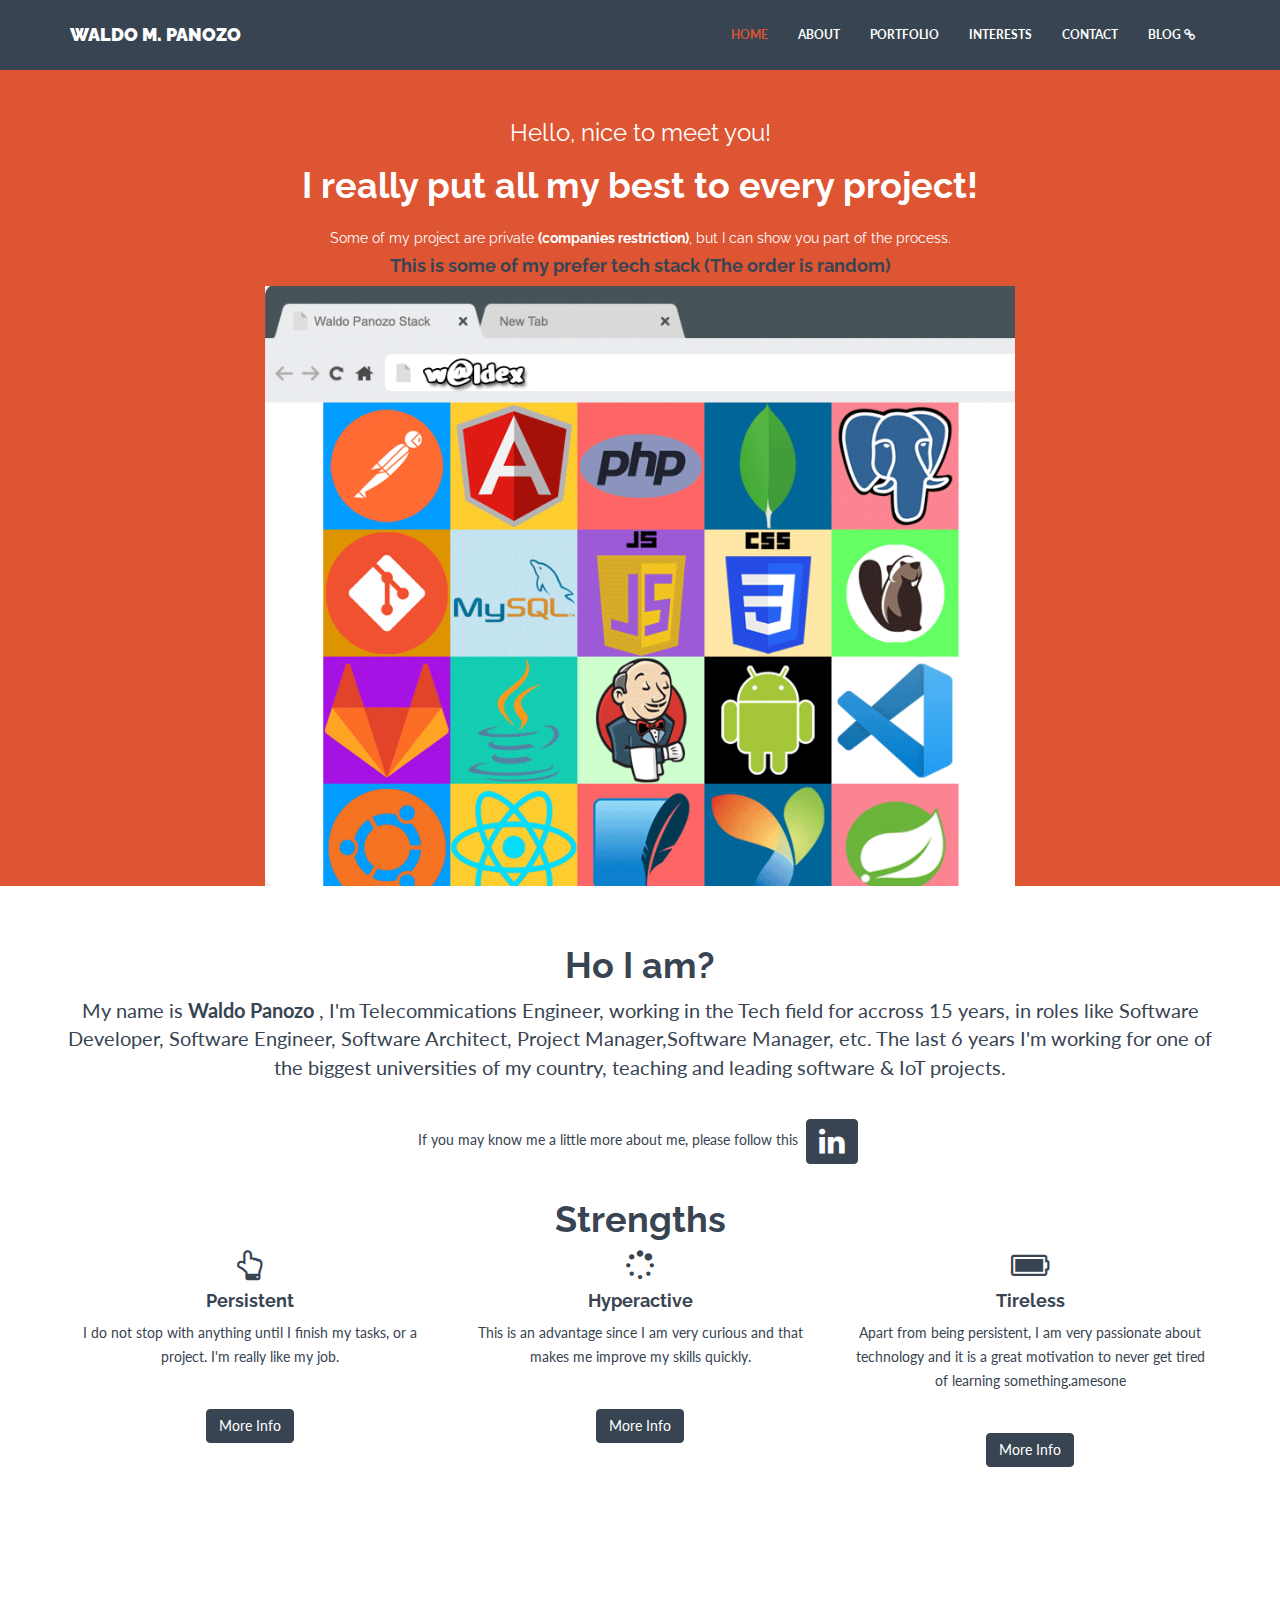
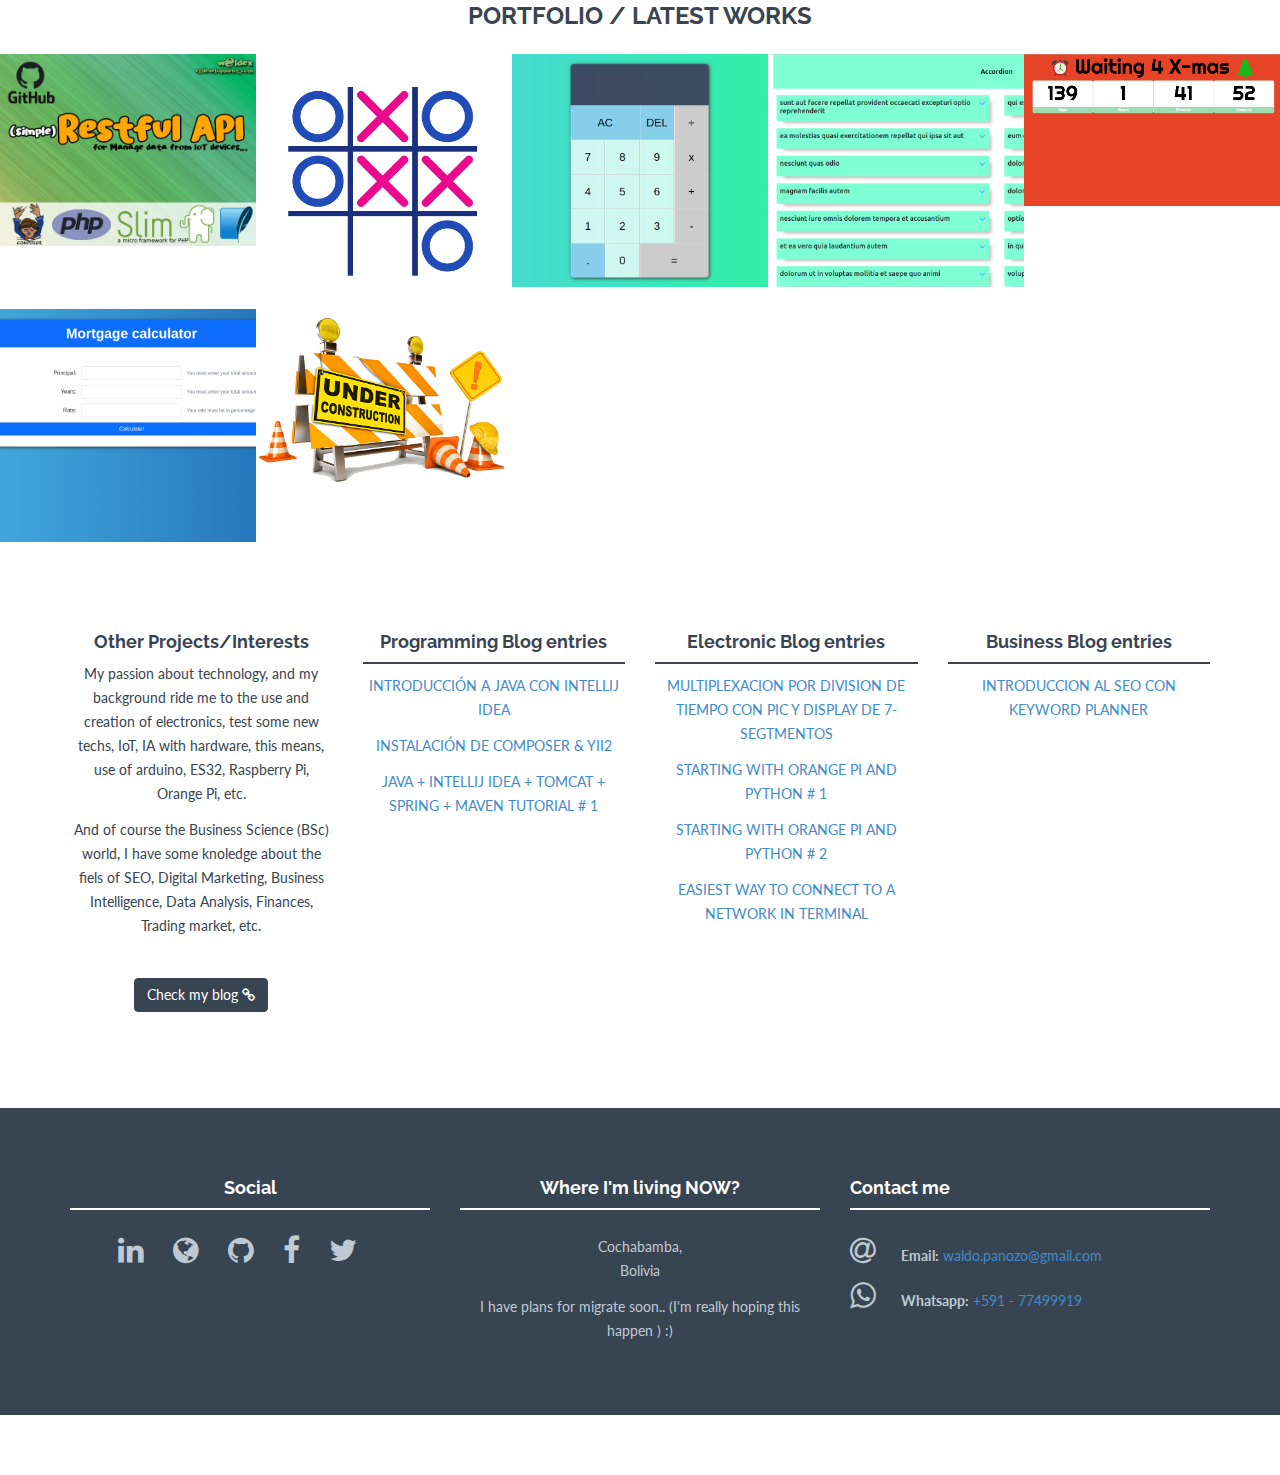
<file: index.html>
<!DOCTYPE html>
<html lang="en">
  <head>
    <meta charset="utf-8">
    <meta http-equiv="X-UA-Compatible" content="IE=edge">
    <meta name="viewport" content="width=device-width, initial-scale=1">
    <meta name="description" content="Waldo Panozo Resume - curriculum Vitate - CV">
    <link rel="shortcut icon" href="assets/ico/favicon.ico">

    <title>Waldo Panozo - Software Engineer</title>
    <link href="assets/css/bootstrap.css" rel="stylesheet">
    <link href="assets/css/style.css" rel="stylesheet">
    <link href="assets/css/font-awesome.min.css" rel="stylesheet">
    <script src="assets/js/modernizr.js"></script>
  </head>
  <body>
    <div class="navbar navbar-default navbar-fixed-top" role="navigation">
      <div class="container">
        <div class="navbar-header">
          <button type="button" class="navbar-toggle" data-toggle="collapse" data-target=".navbar-collapse">
            <span class="sr-only">Toggle navigation</span>
            <span class="icon-bar"></span>
            <span class="icon-bar"></span>
            <span class="icon-bar"></span>
          </button>
          <a class="navbar-brand" href="/">WALDO M. PANOZO</a>
        </div>
        <div class="navbar-collapse collapse navbar-right">
          <ul class="nav navbar-nav">
            <li class="active"><a href="/">HOME</a></li>
            <li><a href="#about">ABOUT</a></li>
            <li><a href="#portfoliowrap">PORTFOLIO</a></li>
            <li><a href="#interests">INTERESTS</a></li>
            <li><a href="#contact">CONTACT</a></li>
            <li><a target="_blank" href="https://ezdevelopment.com">BLOG <i class="fa fa-link"></i></a></li>
          </ul>
        </div>
      </div>
    </div>
	<div id="headerwrap">
	    <div  class="container">
			<div class="row">
				<div class="col-lg-8 col-lg-offset-2">
					<h3>Hello, nice to meet you!</h3>
					<h1>I really put all my best to every project!</h1>
					<h5>Some of my project are private <b>(companies restriction)</b>, but I can show you part of the process.</h5>
					<h4>This is some of my prefer tech stack (The order is random)</h4>
				</div>
				<div class="col-lg-8 col-lg-offset-2 himg">
					<img src="assets/img/techstack.png" class="img-responsive">
				</div>
			</div><!-- /row -->
	    </div> <!-- /container -->
	</div><!-- /headerwrap -->

	
	 <div id="about">
	 	<div class="container">

 			<div class="row centered">
				<h1>Ho I am?</h1>
				<div class="hoami">
					My name is <b> Waldo Panozo </b>, I'm Telecommications Engineer, working in the Tech field for accross 15 years, in roles like Software Developer, Software Engineer, Software Architect, Project Manager,Software Manager, etc.
					The last 6 years I'm working for one of the biggest universities of my country, teaching and leading software & IoT projects. 
				</div>
				<p><br/>If you may know me a little more about me, please follow this <a target="_blank" href="https://www.linkedin.com/in/waldopanozo/" class="btn btn-theme"><i class="fa fa-linkedin"></i></a></p>
				
			</div>
 			<div class="row centered">
				<h1>Strengths</h1>
 				<div class="col-md-4">
 					<i class="fa fa-hand-o-up"></i>
 					<h4>Persistent</h4>
 					<p>
						I do not stop with anything until I finish my tasks, or a project. I'm really like my job.
					</p>
 					<p><br/><a href="#" class="btn btn-theme">More Info</a></p>
 				</div>
 				<div class="col-md-4">
 					<i class="fa fa-spinner"></i>
 					<h4>Hyperactive</h4>
 					<p>
						This is an advantage since I am very curious and that makes me improve my skills quickly.
					</p>
 					<p><br/><a href="#" class="btn btn-theme">More Info</a></p>
 				</div>
 				<div class="col-md-4">
 					<i class="fa fa-battery-full"></i>
 					<h4>Tireless</h4>
 					<p>
						Apart from being persistent, I am very passionate about technology and it is a great motivation to never get tired of learning something.amesone
					</p>
 					<p><br/><a href="#" class="btn btn-theme">More Info</a></p>
 				</div>		 				
	 		</div>

			 
	 	</div>
	 </div>
	 
	
	 <div id="portfoliowrap">
        <h3> PORTFOLIO / LATEST WORKS</h3>

        <div class="portfolio-centered">
            <div class="recentitems portfolio">
                            
                <div class="portfolio-item code">
                    <div class="he-wrap tpl6">
					<img src="assets/img/portfolio/slim-php-composer-github-waldo-ezdevelopment-sqlite.jpg" alt="">
						<div class="he-view">
							<div class="bg a0" data-animate="fadeIn">
                                <h3 class="a1" data-animate="fadeInDown">RestFul service in github</h3>
                                <a data-rel="prettyPhoto" href="assets/img/portfolio/slim-php-composer-github-waldo-ezdevelopment-sqlite.jpg" class="dmbutton a2" data-animate="fadeInUp"><i class="fa fa-search"></i></a>
                                <a target="_blank" href="https://github.com/waldopanozo/php-slim-rest-sqlite" class="dmbutton a2" data-animate="fadeInUp"><i class="fa fa-link"></i></a>
                        	</div><!-- he bg -->
						</div><!-- he view -->		
					</div><!-- he wrap -->
				</div><!-- end col-12 -->
        

				<div class="portfolio-item code">
                    <div class="he-wrap tpl6">
					<img src="assets/samples/react/tictactoe/tictactoe.png" alt="">
						<div class="he-view">
							<div class="bg a0" data-animate="fadeIn">
                                <h3 class="a1" data-animate="fadeInDown">Tic Tac Toe Game Sample (React)</h3>
                                <a data-rel="prettyPhoto" href="assets/samples/react/tictactoe/tictactoe.png" class="dmbutton a2" data-animate="fadeInUp"><i class="fa fa-search"></i></a>
                                <a target="_blank" href="assets/samples/react/tictactoe/index.html" class="dmbutton a2" data-animate="fadeInUp"><i class="fa fa-link"></i></a>
                        	</div><!-- he bg -->
						</div><!-- he view -->		
					</div><!-- he wrap -->
				</div><!-- end col-12 -->

				<div class="portfolio-item code">
                    <div class="he-wrap tpl6">
					<img src="assets/samples/react/calculator/calculator.png" alt="">
						<div class="he-view">
							<div class="bg a0" data-animate="fadeIn">
                                <h3 class="a1" data-animate="fadeInDown">Calculator Sample (React)</h3>
                                <a data-rel="prettyPhoto" href="assets/samples/react/calculator/calculator.png" class="dmbutton a2" data-animate="fadeInUp"><i class="fa fa-search"></i></a>
                                <a target="_blank" href="assets/samples/react/calculator/index.html" class="dmbutton a2" data-animate="fadeInUp"><i class="fa fa-link"></i></a>
                        	</div><!-- he bg -->
						</div><!-- he view -->		
					</div><!-- he wrap -->
				</div><!-- end col-12 -->


				<div class="portfolio-item code">
                    <div class="he-wrap tpl6">
					<img src="assets/samples/react/accordion/accordion.png" alt="">
						<div class="he-view">
							<div class="bg a0" data-animate="fadeIn">
                                <h3 class="a1" data-animate="fadeInDown">Accordion Sample (React)</h3>
                                <a data-rel="prettyPhoto" href="assets/samples/react/accordion/accordion.png" class="dmbutton a2" data-animate="fadeInUp"><i class="fa fa-search"></i></a>
                                <a target="_blank" href="assets/samples/react/accordion/index.html" class="dmbutton a2" data-animate="fadeInUp"><i class="fa fa-link"></i></a>
                                <a target="_blank" href="https://gitlab.com/waldo.panozo/list_items_accordion" class="dmbutton a2" data-animate="fadeInUp"><i class="fa fa-gitlab"></i></a>
                        	</div><!-- he bg -->
						</div><!-- he view -->		
					</div><!-- he wrap -->
				</div><!-- end col-12 -->


				<div class="portfolio-item code">
                    <div class="he-wrap tpl6">
					<img src="assets/samples/react/xmas_timer/xmas_timer.png" alt="">
						<div class="he-view">
							<div class="bg a0" data-animate="fadeIn">
                                <h3 class="a1" data-animate="fadeInDown">Xmas timer (React)</h3>
                                <a data-rel="prettyPhoto" href="assets/samples/react/xmas_timer/xmas_timer.png" class="dmbutton a2" data-animate="fadeInUp"><i class="fa fa-search"></i></a>
                                <a target="_blank" href="assets/samples/react/xmas_timer/index.html" class="dmbutton a2" data-animate="fadeInUp"><i class="fa fa-link"></i></a>
                                <a target="_blank" href="https://gitlab.com/waldo.panozo/countdown_xmas.git" class="dmbutton a2" data-animate="fadeInUp"><i class="fa fa-gitlab"></i></a>
                        	</div><!-- he bg -->
						</div><!-- he view -->		
					</div><!-- he wrap -->
				</div><!-- end col-12 -->

				<div class="portfolio-item code">
                    <div class="he-wrap tpl6">
					<img src="assets/samples/react/mortgage_calc/mortgage_calc.png" alt="">
						<div class="he-view">
							<div class="bg a0" data-animate="fadeIn">
                                <h3 class="a1" data-animate="fadeInDown">Simple Mortgage Calculator (React)</h3>
                                <a data-rel="prettyPhoto" href="assets/samples/react/mortgage_calc/mortgage_calc.png" class="dmbutton a2" data-animate="fadeInUp"><i class="fa fa-search"></i></a>
                                <a target="_blank" href="assets/samples/react/mortgage_calc/index.html" class="dmbutton a2" data-animate="fadeInUp"><i class="fa fa-link"></i></a>
                                <a target="_blank" href="https://gitlab.com/waldo.panozo/mortgage_calc_react" class="dmbutton a2" data-animate="fadeInUp"><i class="fa fa-gitlab"></i></a>
                        	</div><!-- he bg -->
						</div><!-- he view -->		
					</div><!-- he wrap -->
				</div><!-- end col-12 -->

				<div class="portfolio-item system">
                    <div class="he-wrap tpl6">
					<img src="assets/img/under.png" alt="">
						<div class="he-view">
							<div class="bg a0" data-animate="fadeIn">
                                <h3 class="a1" data-animate="fadeInDown">Mi next project</h3>
                                <a data-rel="prettyPhoto" href="assets/img/under.png" class="dmbutton a2" data-animate="fadeInUp"><i class="fa fa-search"></i></a>
                                <a href="https://github.com/waldopanozo/php-slim-rest-sqlite" class="dmbutton a2" data-animate="fadeInUp"><i class="fa fa-link"></i></a>
                        	</div><!-- he bg -->
						</div><!-- he view -->		
					</div><!-- he wrap -->
				</div><!-- end col-12 -->
                

				
                    
        </div><!-- portfolio container -->
	 </div><!--/Portfoliowrap -->
	 
	 
	

	 <div id="interests" class="container mtb">
	 	<div class="row">
	 		<div class="col-lg-3">
		 		<h4>Other Projects/Interests</h4>
		 		<p>
					My passion about technology, and my background ride me to the use and creation of electronics, test some new techs, IoT, IA with hardware, this means, use of arduino, ES32, Raspberry Pi, Orange Pi, etc.
				</p>
				<p>
					And of course the Business Science (BSc) world, I have some knoledge about the fiels of SEO, Digital Marketing, Business Intelligence, Data Analysis, Finances, Trading market, etc.
				</p>
 				<p><br/><a href="https://ezdevelopment.com" target="_blank" class="btn btn-theme">Check my blog <i class="fa fa-link"></i></a></p>
	 		</div>
	 		
			 <div class="col-lg-3">
				<h4>Programming Blog entries</h4>
				<div class="hline"></div>
				<p><a target="_blank"  href="https://ezdevelopment.com/informatica/introduccion-java-intellij-idea/">INTRODUCCIÓN A JAVA CON INTELLIJ IDEA</a></p>
				<p><a target="_blank" href="https://ezdevelopment.com/informatica/lenguajes-de-programacion/php/instalacion-composer-yii2/">INSTALACIÓN DE COMPOSER & YII2</a></p>
				<p><a target="_blank" href="https://ezdevelopment.com/informatica/lenguajes-de-programacion/java/java-spring-tutorial-1/">JAVA + INTELLIJ IDEA + TOMCAT + SPRING + MAVEN TUTORIAL # 1</a></p>
			</div>

	 		<div class="col-lg-3">
	 			<h4>Electronic Blog entries</h4>
	 			<div class="hline"></div>
	 			
				<p><a target="_blank" href="https://ezdevelopment.com/tecnologia/165/">MULTIPLEXACION POR DIVISION DE TIEMPO CON PIC Y DISPLAY DE 7-SEGTMENTOS</a></p>
				<p><a target="_blank" href="https://ezdevelopment.com/informatica/servers/starting-with-orange-pi-and-python-1/">STARTING WITH ORANGE PI AND PYTHON # 1</a></p>
				<p><a target="_blank" href="https://ezdevelopment.com/informatica/lenguajes-de-programacion/starting-with-orange-pi-and-python-2/">STARTING WITH ORANGE PI AND PYTHON # 2</a></p>
				<p><a target="_blank" href="https://ezdevelopment.com/tecnologia/iot/easiest-way-to-connect-to-network-in-terminal/">EASIEST WAY TO CONNECT TO A NETWORK IN TERMINAL</a></p>
	 		</div>
	 		
	 		<div class="col-lg-3">
				<h4>Business Blog entries</h4>
				<div class="hline"></div>
				<p><a target="_blank" href="https://ezdevelopment.com/informatica/seo/seo-keyword-planner-google/">INTRODUCCION AL SEO CON KEYWORD PLANNER</a></p>
			</div>
	 		
	 	</div><! --/row -->
	 </div><! --/container -->
	 

	 <div id="footerwrap">
	 	<div id="contact" class="container">
		 	<div class="row">
		 		<div class="col-lg-4">
		 			<h4>Social</h4>
		 			<div class="hline-w"></div>
		 			<p>
		 				<a href="https://www.linkedin.com/in/waldopanozo/"><i class="fa fa-linkedin"></i></a>
		 				<a href="https://ezdevelopment.com"><i class="fa fa-globe"></i></a>
		 				<a href="https://github.com/waldopanozo"><i class="fa fa-github"></i></a>
		 				<a href="https://www.facebook.com/waldopanozo"><i class="fa fa-facebook"></i></a>
		 				<a href="https://twitter.com/waldopanozo"><i class="fa fa-twitter"></i></a>
		 			</p>
		 		</div>
		 		<div  class="col-lg-4">
		 			<h4>Where I'm living NOW?</h4>
		 			<div class="hline-w"></div>
		 			<p>
		 				Cochabamba, <br>
						Bolivia
		 			</p>
					<p>
						I have plans for migrate soon.. (I'm really hoping this happen ) :)
					</p>
		 		</div>
				 <div  class="col-lg-4 text-left">
					<h4>Contact me</h4>
					<div class="hline-w"></div>
					<p>
						<b> <i class="fa fa-at"></i>Email:</b> <a href="mailto:waldo.panozo@gmail.com">waldo.panozo@gmail.com</a> 
					</p>
				   <p>
						<b> <i class="fa fa-whatsapp"></i>Whatsapp:</b> <a href="https://wa.me/59177499919"> +591 - 77499919</a> 
				   </p>
				</div>
		 	
		 	</div><! --/row -->
	 	</div><! --/container -->
	 </div><! --/footerwrap -->
	 
    <!-- Bootstrap core JavaScript
    ================================================== -->
    <!-- Placed at the end of the document so the pages load faster -->
    <script src="assets/js/jquery.min.js"></script>
    <script src="assets/js/bootstrap.min.js"></script>
	<script src="assets/js/retina-1.1.0.js"></script>
	<script src="assets/js/jquery.hoverdir.js"></script>
	<script src="assets/js/jquery.hoverex.min.js"></script>
	<script src="assets/js/jquery.prettyPhoto.js"></script>
  	<script src="assets/js/jquery.isotope.min.js"></script>
  	<script src="assets/js/custom.js"></script>


    <script>
// Portfolio
(function($) {
	"use strict";
	var $container = $('.portfolio'),
		$items = $container.find('.portfolio-item'),
		portfolioLayout = 'fitRows';
		
		if( $container.hasClass('portfolio-centered') ) {
			portfolioLayout = 'masonry';
		}
				
		$container.isotope({
			filter: '*',
			animationEngine: 'best-available',
			layoutMode: portfolioLayout,
			animationOptions: {
			duration: 750,
			easing: 'linear',
			queue: false
		},
		masonry: {
		}
		}, refreshWaypoints());
		
		function refreshWaypoints() {
			setTimeout(function() {
			}, 1000);   
		}
				
		$('nav.portfolio-filter ul a').on('click', function() {
				var selector = $(this).attr('data-filter');
				$container.isotope({ filter: selector }, refreshWaypoints());
				$('nav.portfolio-filter ul a').removeClass('active');
				$(this).addClass('active');
				return false;
		});
		
		function getColumnNumber() { 
			var winWidth = $(window).width(), 
			columnNumber = 1;
		
			if (winWidth > 1200) {
				columnNumber = 5;
			} else if (winWidth > 950) {
				columnNumber = 4;
			} else if (winWidth > 600) {
				columnNumber = 3;
			} else if (winWidth > 400) {
				columnNumber = 2;
			} else if (winWidth > 250) {
				columnNumber = 1;
			}
				return columnNumber;
			}       
			
			function setColumns() {
				var winWidth = $(window).width(), 
				columnNumber = getColumnNumber(), 
				itemWidth = Math.floor(winWidth / columnNumber);
				
				$container.find('.portfolio-item').each(function() { 
					$(this).css( { 
					width : itemWidth + 'px' 
				});
			});
		}
		
		function setPortfolio() { 
			setColumns();
			$container.isotope('reLayout');
		}
			
		$container.imagesLoaded(function () { 
			setPortfolio();
		});
		
		$(window).on('resize', function () { 
		setPortfolio();          
	});
})(jQuery);
</script>
  </body>
</html>
</file>
<file: assets/samples/react/accordion/index.html>
<!doctype html><html lang="en"><head><meta charset="utf-8"/><link rel="icon" href="favicon.ico"/><meta name="viewport" content="width=device-width,initial-scale=1"/><meta name="theme-color" content="#000000"/><meta name="description" content="Web site created using create-react-app"/><link rel="apple-touch-icon" href="logo192.png"/><link rel="manifest" href="manifest.json"/><link href="https://cdn.jsdelivr.net/npm/bootstrap@5.0.2/dist/css/bootstrap.min.css" rel="stylesheet" integrity="sha384-EVSTQN3/azprG1Anm3QDgpJLIm9Nao0Yz1ztcQTwFspd3yD65VohhpuuCOmLASjC" crossorigin="anonymous"><script src="https://cdn.jsdelivr.net/npm/bootstrap@5.0.2/dist/js/bootstrap.bundle.min.js" integrity="sha384-MrcW6ZMFYlzcLA8Nl+NtUVF0sA7MsXsP1UyJoMp4YLEuNSfAP+JcXn/tWtIaxVXM" crossorigin="anonymous"></script><script src="https://cdn.jsdelivr.net/npm/@popperjs/core@2.9.2/dist/umd/popper.min.js" integrity="sha384-IQsoLXl5PILFhosVNubq5LC7Qb9DXgDA9i+tQ8Zj3iwWAwPtgFTxbJ8NT4GN1R8p" crossorigin="anonymous"></script><script src="https://cdn.jsdelivr.net/npm/bootstrap@5.0.2/dist/js/bootstrap.min.js" integrity="sha384-cVKIPhGWiC2Al4u+LWgxfKTRIcfu0JTxR+EQDz/bgldoEyl4H0zUF0QKbrJ0EcQF" crossorigin="anonymous"></script><title>Accordion Sample (React) - Waldo Panozo</title><script defer="defer" src="static/js/main.b12183d8.js"></script><link href="static/css/main.cc928d0d.css" rel="stylesheet"></head><body><noscript>You need to enable JavaScript to run this app.</noscript><div id="root"></div></body></html>
</file>
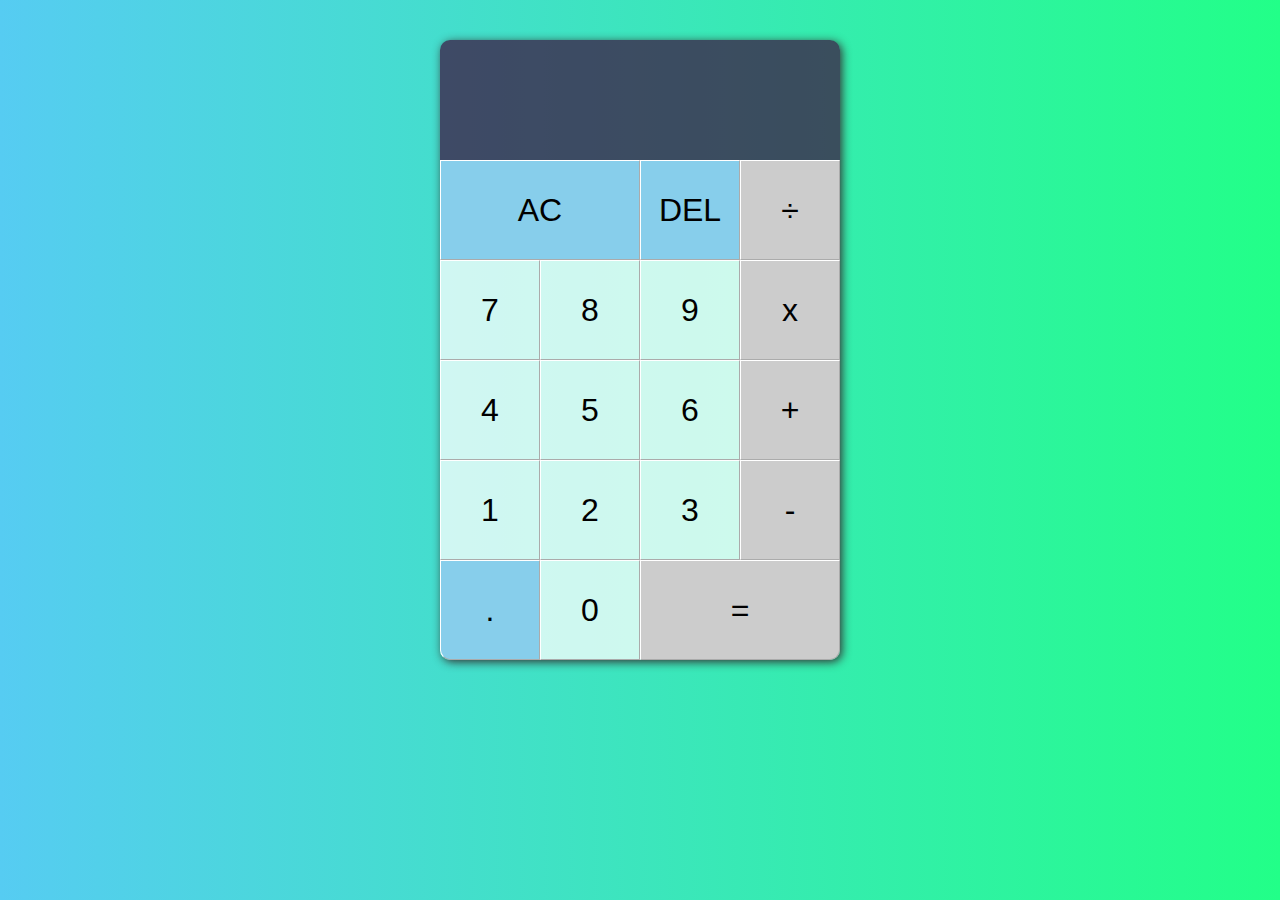
<file: assets/samples/react/calculator/index.html>
<!doctype html><html lang="en"><head><meta charset="utf-8"/><link rel="icon" href="favicon.ico"/><meta name="viewport" content="width=device-width,initial-scale=1"/><meta name="theme-color" content="#000000"/><meta name="description" content="Web site created using create-react-app"/><link rel="apple-touch-icon" href="logo192.png"/><link rel="manifest" href="manifest.json"/><title>Calculator sample - Waldo Panozo</title><script defer="defer" src="static/js/main.c471bfe7.js"></script><link href="static/css/main.e46663aa.css" rel="stylesheet"></head><body><noscript>You need to enable JavaScript to run this app.</noscript><div id="root"></div></body></html>
</file>
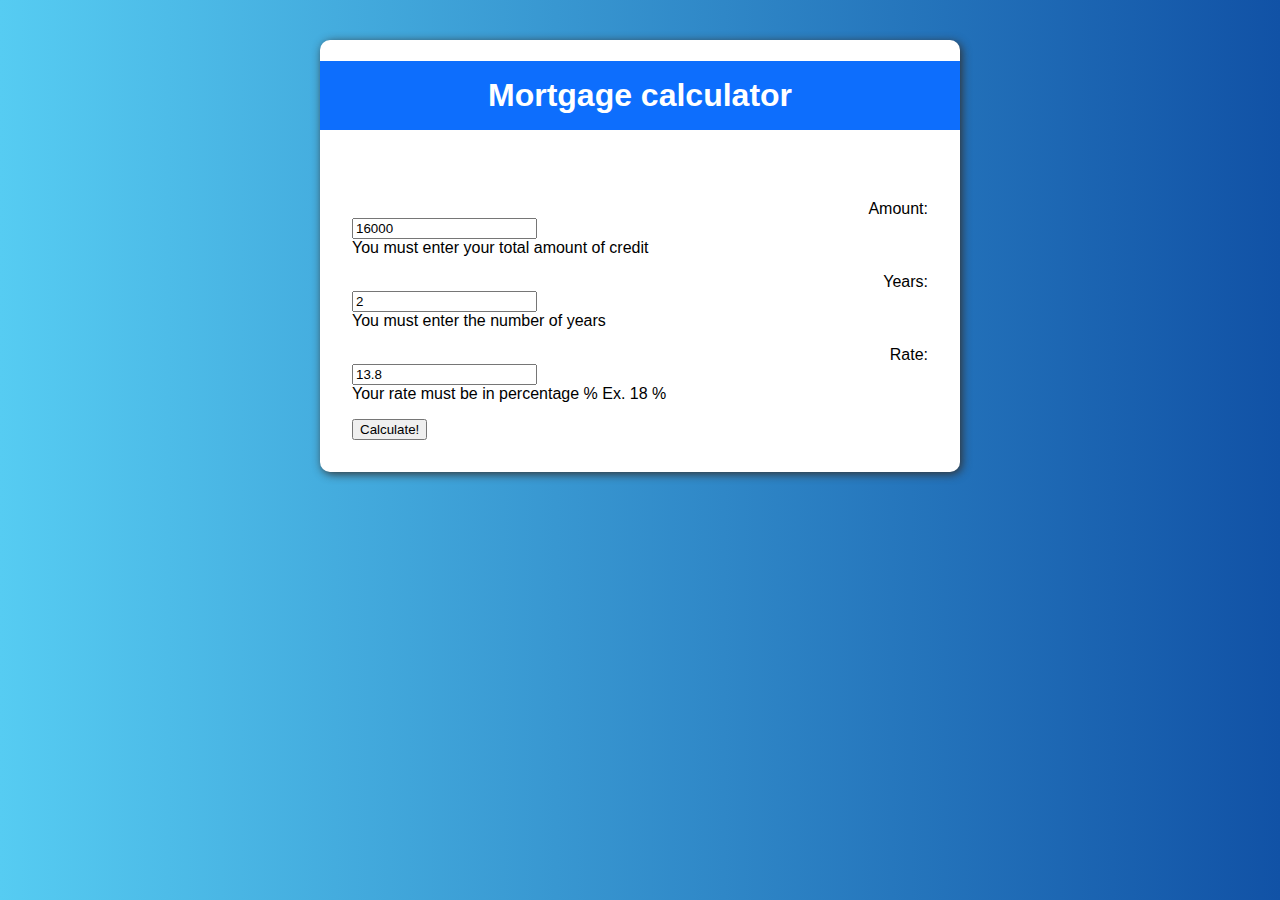
<file: assets/samples/react/mortgage_calc/index.html>
<!doctype html><html lang="en"><head><meta charset="utf-8"/><link rel="icon" href="favicon.ico"/><meta name="viewport" content="width=device-width,initial-scale=1"/><meta name="theme-color" content="#000000"/><meta name="description" content="Web site created using create-react-app"/><link rel="apple-touch-icon" href="logo192.png"/><link rel="manifest" href="manifest.json"/><link href="https://cdn.jsdelivr.net/npm/bootstrap@5.0.2/dist/css/bootstrap.min.css" rel="stylesheet" integrity="sha384-EVSTQN3/azprG1Anm3QDgpJLIm9Nao0Yz1ztcQTwFspd3yD65VohhpuuCOmLASjC" crossorigin="anonymous"><script src="https://cdn.jsdelivr.net/npm/bootstrap@5.0.2/dist/js/bootstrap.bundle.min.js" integrity="sha384-MrcW6ZMFYlzcLA8Nl+NtUVF0sA7MsXsP1UyJoMp4YLEuNSfAP+JcXn/tWtIaxVXM" crossorigin="anonymous"></script><script src="https://cdn.jsdelivr.net/npm/@popperjs/core@2.9.2/dist/umd/popper.min.js" integrity="sha384-IQsoLXl5PILFhosVNubq5LC7Qb9DXgDA9i+tQ8Zj3iwWAwPtgFTxbJ8NT4GN1R8p" crossorigin="anonymous"></script><script src="https://cdn.jsdelivr.net/npm/bootstrap@5.0.2/dist/js/bootstrap.min.js" integrity="sha384-cVKIPhGWiC2Al4u+LWgxfKTRIcfu0JTxR+EQDz/bgldoEyl4H0zUF0QKbrJ0EcQF" crossorigin="anonymous"></script><title>Mortgage calculator - Waldo Panozo</title><script defer="defer" src="static/js/main.a118c203.js"></script><link href="static/css/main.1afff286.css" rel="stylesheet"></head><body><noscript>You need to enable JavaScript to run this app.</noscript><div id="root"></div></body></html>
</file>
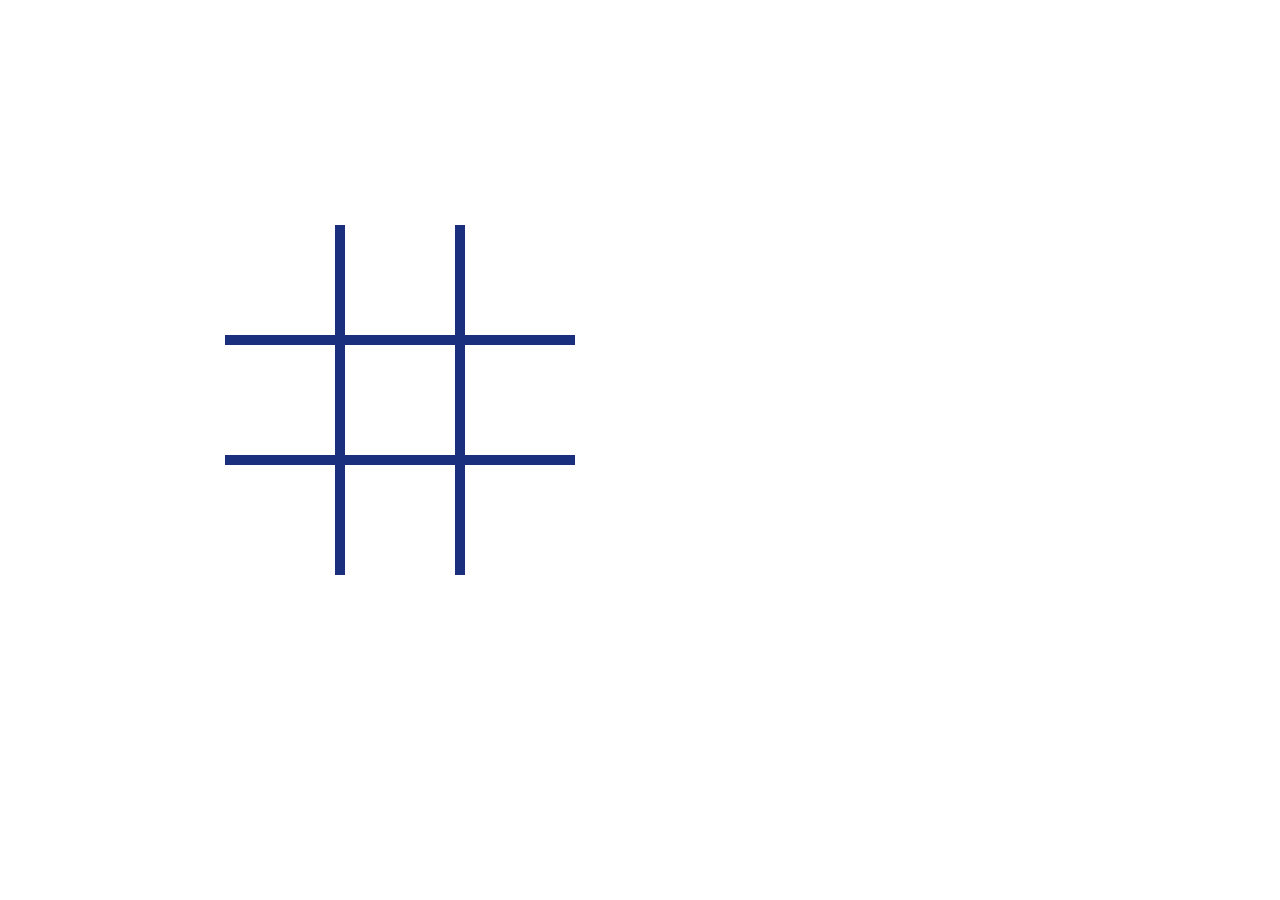
<file: assets/samples/react/tictactoe/index.html>
<!doctype html><html lang="en"><head><meta charset="utf-8"/><link rel="icon" href="favicon.ico"/><meta name="viewport" content="width=device-width,initial-scale=1"/><meta name="theme-color" content="#000000"/><meta name="description" content="Web site created using create-react-app"/><link rel="apple-touch-icon" href="logo192.png"/><link rel="manifest" href="manifest.json"/><title>TicTacToe Sample - Waldo Panozo</title><script defer="defer" src="static/js/main.774b1c7f.js"></script><link href="static/css/main.02b7716e.css" rel="stylesheet"></head><body><noscript>You need to enable JavaScript to run this app.</noscript><div id="root"></div></body></html>
</file>
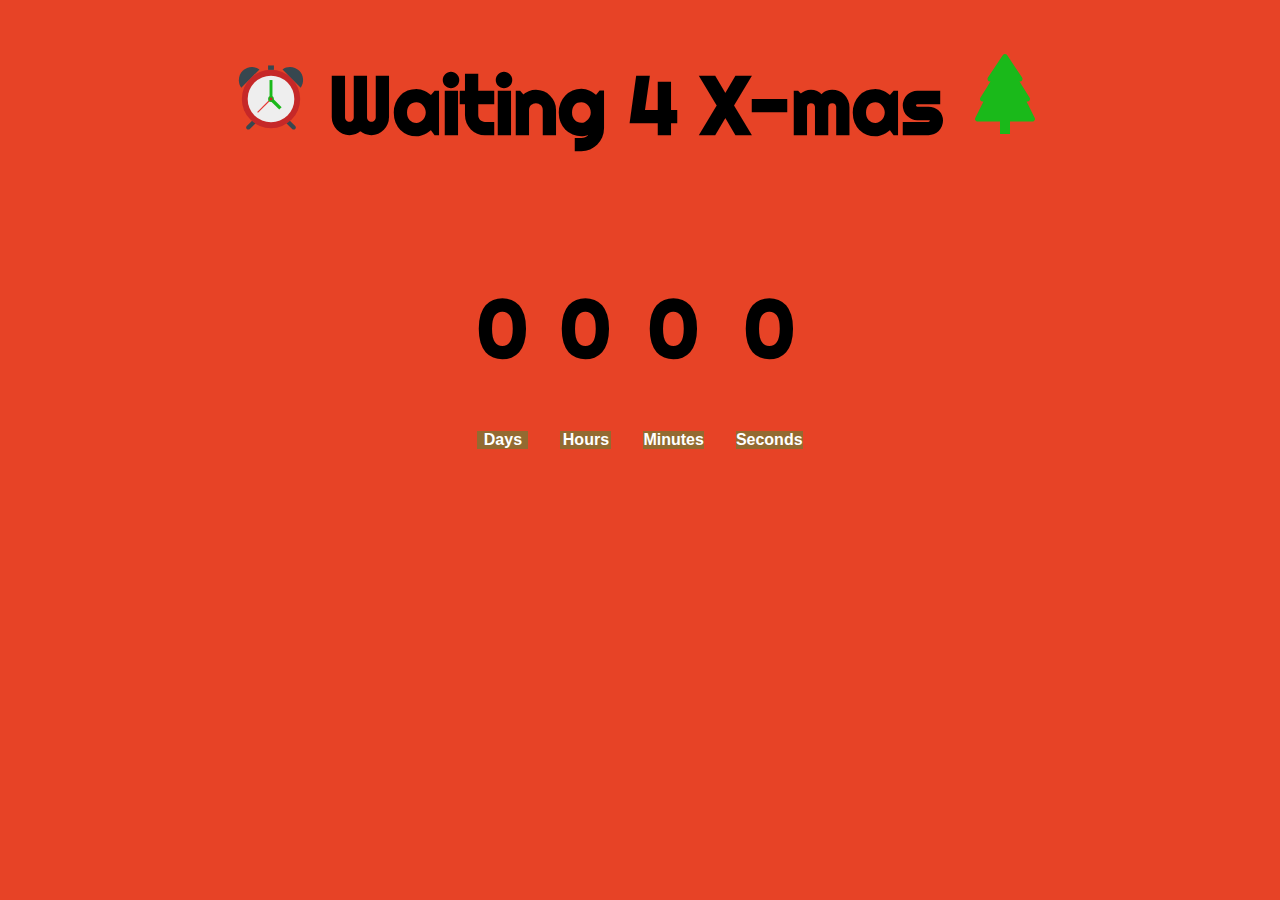
<file: assets/samples/react/xmas_timer/index.html>
<!doctype html><html lang="en"><head><meta charset="utf-8"/><link rel="icon" href="favicon.ico"/><meta name="viewport" content="width=device-width,initial-scale=1"/><meta name="theme-color" content="#000000"/><meta name="description" content="Web site created using create-react-app"/><link rel="apple-touch-icon" href="logo192.png"/><link rel="manifest" href="manifest.json"/><link href="https://cdn.jsdelivr.net/npm/bootstrap@5.2.1/dist/css/bootstrap.min.css" rel="stylesheet" integrity="sha384-iYQeCzEYFbKjA/T2uDLTpkwGzCiq6soy8tYaI1GyVh/UjpbCx/TYkiZhlZB6+fzT" crossorigin="anonymous"><script src="https://cdn.jsdelivr.net/npm/bootstrap@5.2.1/dist/js/bootstrap.bundle.min.js" integrity="sha384-u1OknCvxWvY5kfmNBILK2hRnQC3Pr17a+RTT6rIHI7NnikvbZlHgTPOOmMi466C8" crossorigin="anonymous"></script><title>Xmas timer - Waldo Panozo</title><script defer="defer" src="static/js/main.ac52a612.js"></script><link href="static/css/main.7cce02d8.css" rel="stylesheet"></head><body><noscript>You need to enable JavaScript to run this app.</noscript><div id="root"></div></body></html>
</file>
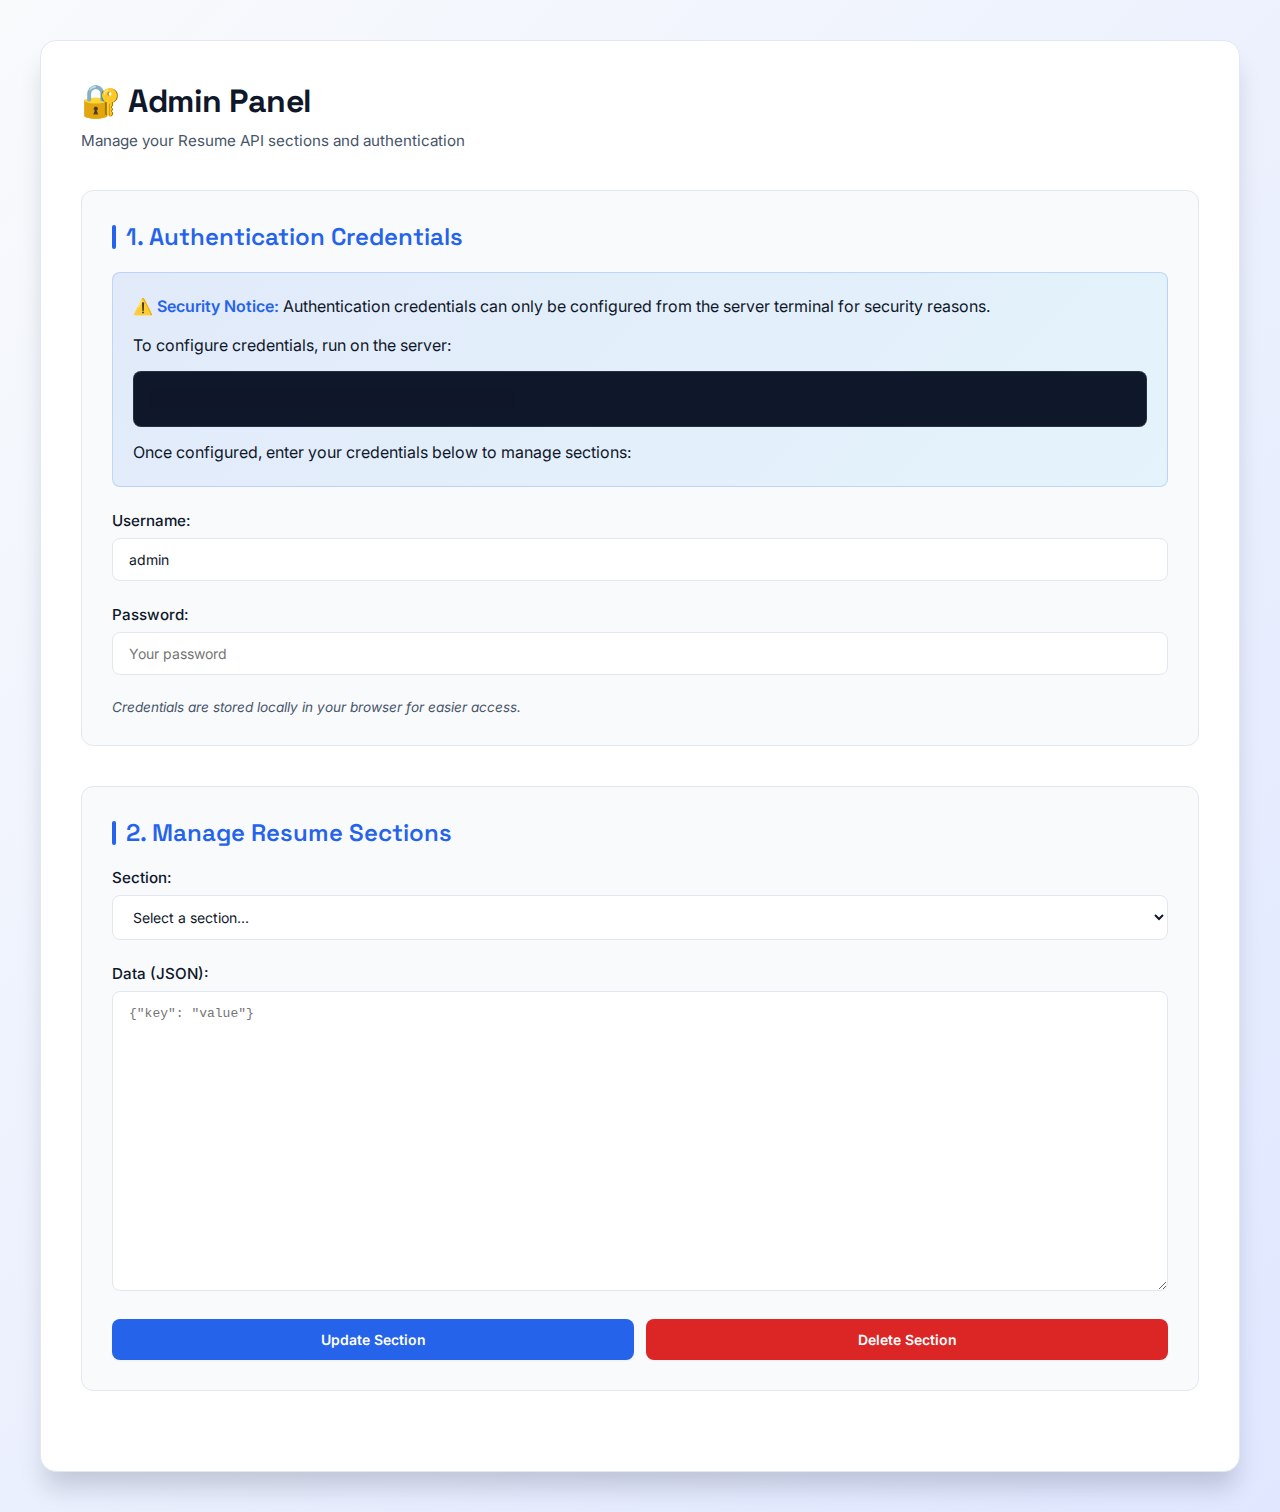
<file: admin.html>
<!DOCTYPE html>
<html lang="en">
<head>
    <meta charset="UTF-8">
    <meta name="viewport" content="width=device-width, initial-scale=1.0">
    <title>Admin Panel - Resume API</title>
    <link rel="preconnect" href="https://fonts.googleapis.com">
    <link rel="preconnect" href="https://fonts.gstatic.com" crossorigin>
    <link href="https://fonts.googleapis.com/css2?family=Inter:wght@300;400;500;600;700;800&family=Space+Grotesk:wght@400;500;600;700&display=swap" rel="stylesheet">
    <style>
        :root {
            --primary-color: #2563eb;
            --primary-dark: #0f172a;
            --primary-light: #60a5fa;
            --secondary-color: #0ea5e9;
            --accent-color: #38bdf8;
            --text-dark: #0f172a;
            --text-gray: #475569;
            --text-light: #94a3b8;
            --bg-light: #f8fafc;
            --bg-white: #ffffff;
            --border-color: #e2e8f0;
            --shadow-sm: 0 1px 2px 0 rgba(15, 23, 42, 0.05);
            --shadow-md: 0 4px 6px -1px rgba(15, 23, 42, 0.1);
            --shadow-lg: 0 10px 15px -3px rgba(15, 23, 42, 0.12);
            --shadow-xl: 0 20px 25px -5px rgba(15, 23, 42, 0.18);
            --transition: all 0.3s cubic-bezier(0.4, 0, 0.2, 1);
        }

        * {
            margin: 0;
            padding: 0;
            box-sizing: border-box;
        }

        body {
            font-family: 'Inter', -apple-system, BlinkMacSystemFont, 'Segoe UI', Roboto, Oxygen, Ubuntu, Cantarell, sans-serif;
            background: linear-gradient(135deg, var(--bg-light) 0%, #e0e7ff 100%);
            min-height: 100vh;
            padding: 40px 20px;
            color: var(--text-dark);
        }

        .container {
            max-width: 1200px;
            margin: 0 auto;
            background: var(--bg-white);
            border-radius: 16px;
            padding: 40px;
            box-shadow: var(--shadow-xl);
            border: 1px solid var(--border-color);
        }

        h1 {
            font-family: 'Space Grotesk', sans-serif;
            font-weight: 700;
            color: var(--primary-dark);
            margin-bottom: 10px;
            font-size: 2rem;
            letter-spacing: -0.5px;
        }

        .subtitle {
            color: var(--text-gray);
            margin-bottom: 40px;
            font-size: 0.95rem;
        }

        .section {
            margin-bottom: 40px;
            padding: 30px;
            background: var(--bg-light);
            border-radius: 12px;
            border: 1px solid var(--border-color);
            transition: var(--transition);
        }

        .section:hover {
            box-shadow: var(--shadow-md);
        }

        .section h2 {
            font-family: 'Space Grotesk', sans-serif;
            font-weight: 600;
            color: var(--primary-color);
            margin-bottom: 20px;
            font-size: 1.5rem;
            display: flex;
            align-items: center;
            gap: 10px;
        }

        .section h2::before {
            content: '';
            width: 4px;
            height: 24px;
            background: var(--primary-color);
            border-radius: 2px;
        }

        .form-group {
            margin-bottom: 24px;
        }

        label {
            display: block;
            margin-bottom: 8px;
            color: var(--text-dark);
            font-weight: 500;
            font-size: 0.95rem;
        }

        input, textarea, select {
            width: 100%;
            padding: 12px 16px;
            border: 1px solid var(--border-color);
            border-radius: 8px;
            font-size: 14px;
            font-family: inherit;
            transition: var(--transition);
            background: var(--bg-white);
            color: var(--text-dark);
        }

        input:focus, textarea:focus, select:focus {
            outline: none;
            border-color: var(--primary-color);
            box-shadow: 0 0 0 3px rgba(37, 99, 235, 0.1);
        }

        textarea {
            min-height: 300px;
            font-family: 'Monaco', 'Menlo', 'Ubuntu Mono', monospace;
            font-size: 13px;
            line-height: 1.6;
            resize: vertical;
        }

        button {
            background: var(--primary-color);
            color: white;
            border: none;
            padding: 12px 24px;
            border-radius: 8px;
            cursor: pointer;
            font-size: 14px;
            font-weight: 600;
            transition: var(--transition);
            font-family: 'Inter', sans-serif;
            box-shadow: var(--shadow-sm);
        }

        button:hover {
            background: #1d4ed8;
            box-shadow: var(--shadow-md);
            transform: translateY(-1px);
        }

        button:active {
            transform: translateY(0);
        }

        button:disabled {
            background: var(--text-light);
            cursor: not-allowed;
            transform: none;
            box-shadow: none;
        }

        .btn-danger {
            background: #dc2626;
        }

        .btn-danger:hover {
            background: #b91c1c;
        }

        .message {
            padding: 16px;
            border-radius: 8px;
            margin-bottom: 20px;
            font-size: 0.9rem;
            line-height: 1.5;
            border: 1px solid;
        }

        .message.success {
            background: #d1fae5;
            color: #065f46;
            border-color: #6ee7b7;
        }

        .message.error {
            background: #fee2e2;
            color: #991b1b;
            border-color: #fca5a5;
        }

        .info-box {
            background: linear-gradient(135deg, rgba(37, 99, 235, 0.1) 0%, rgba(56, 189, 248, 0.1) 100%);
            border: 1px solid rgba(37, 99, 235, 0.2);
            border-radius: 8px;
            padding: 20px;
            margin-bottom: 24px;
        }

        .info-box p {
            color: var(--text-dark);
            line-height: 1.7;
            margin-bottom: 12px;
        }

        .info-box p:last-child {
            margin-bottom: 0;
        }

        .info-box strong {
            color: var(--primary-color);
            font-weight: 600;
        }

        .info-box code {
            background: rgba(15, 23, 42, 0.1);
            padding: 2px 6px;
            border-radius: 4px;
            font-family: 'Monaco', 'Menlo', 'Ubuntu Mono', monospace;
            font-size: 0.9em;
            color: var(--primary-dark);
        }

        pre {
            background: var(--primary-dark);
            color: #e0e7ff;
            padding: 16px;
            border-radius: 8px;
            margin: 12px 0;
            overflow-x: auto;
            font-family: 'Monaco', 'Menlo', 'Ubuntu Mono', monospace;
            font-size: 0.85rem;
            line-height: 1.6;
            border: 1px solid rgba(255, 255, 255, 0.1);
        }

        pre code {
            background: none;
            padding: 0;
            color: inherit;
        }

        .actions {
            display: flex;
            gap: 12px;
            margin-top: 24px;
            flex-wrap: wrap;
        }

        .actions button {
            flex: 1;
            min-width: 150px;
        }

        .hint {
            color: var(--text-gray);
            font-size: 0.85rem;
            margin-top: 8px;
            font-style: italic;
        }

        @media (max-width: 768px) {
            .container {
                padding: 24px;
            }

            h1 {
                font-size: 1.5rem;
            }

            .section {
                padding: 20px;
            }

            .actions {
                flex-direction: column;
            }

            .actions button {
                width: 100%;
            }
        }
    </style>
</head>
<body>
    <div class="container">
        <h1>🔐 Admin Panel</h1>
        <p class="subtitle">Manage your Resume API sections and authentication</p>

        <!-- Configure Credentials -->
        <div class="section">
            <h2>1. Authentication Credentials</h2>
            <div id="credentials-message"></div>
            <div class="info-box">
                <p>
                    <strong>⚠️ Security Notice:</strong> Authentication credentials can only be configured from the server terminal for security reasons.
                </p>
                <p>
                    To configure credentials, run on the server:
                </p>
                <pre><code>php scripts/setup_auth.php &lt;username&gt; &lt;password&gt;</code></pre>
                <p>
                    Once configured, enter your credentials below to manage sections:
                </p>
            </div>
            <div class="form-group">
                <label for="username">Username:</label>
                <input type="text" id="username" placeholder="admin" value="admin">
            </div>
            <div class="form-group">
                <label for="password">Password:</label>
                <input type="password" id="password" placeholder="Your password">
            </div>
            <p class="hint">
                Credentials are stored locally in your browser for easier access.
            </p>
        </div>

        <!-- Manage Sections -->
        <div class="section">
            <h2>2. Manage Resume Sections</h2>
            <div id="section-message"></div>
            
            <div class="form-group">
                <label for="section-select">Section:</label>
                <select id="section-select" onchange="loadSection()">
                    <option value="">Select a section...</option>
                    <option value="profile">Profile</option>
                    <option value="about">About</option>
                    <option value="experience">Experience</option>
                    <option value="skills">Skills</option>
                    <option value="education">Education</option>
                    <option value="portfolio">Portfolio</option>
                    <option value="contact">Contact</option>
                    <option value="social">Social</option>
                </select>
            </div>

            <div class="form-group">
                <label for="section-data">Data (JSON):</label>
                <textarea id="section-data" placeholder='{"key": "value"}'></textarea>
            </div>

            <div class="actions">
                <button onclick="updateSection()">Update Section</button>
                <button class="btn-danger" onclick="deleteSection()">Delete Section</button>
            </div>
        </div>
    </div>

    <script>
        const API_BASE = 'https://api.waldo.panozo.info';
        let storedCredentials = null;

        function getCredentials() {
            const username = document.getElementById('username').value;
            const password = document.getElementById('password').value;
            return btoa(`${username}:${password}`);
        }

        function showMessage(containerId, message, type) {
            const container = document.getElementById(containerId);
            container.innerHTML = `<div class="message ${type}">${message}</div>`;
            setTimeout(() => {
                container.innerHTML = '';
            }, 5000);
        }

        // Save credentials locally when user enters them
        function saveCredentialsLocally() {
            const username = document.getElementById('username').value;
            const password = document.getElementById('password').value;

            if (username && password) {
                storedCredentials = { username, password };
                localStorage.setItem('api_credentials', JSON.stringify(storedCredentials));
                showMessage('credentials-message', '✓ Credentials saved locally. You can use them to manage sections.', 'success');
            }
        }

        // Initialize on page load
        window.addEventListener('DOMContentLoaded', () => {
            // Load saved credentials
            const saved = localStorage.getItem('api_credentials');
            if (saved) {
                storedCredentials = JSON.parse(saved);
                document.getElementById('username').value = storedCredentials.username || '';
                showMessage('credentials-message', 'Saved credentials found. You can use them to manage sections.', 'success');
            }

            // Auto-save credentials when user types
            const usernameInput = document.getElementById('username');
            const passwordInput = document.getElementById('password');
            
            if (usernameInput && passwordInput) {
                usernameInput.addEventListener('blur', saveCredentialsLocally);
                passwordInput.addEventListener('blur', saveCredentialsLocally);
            }
        });

        async function loadSection() {
            const sectionName = document.getElementById('section-select').value;
            if (!sectionName) return;

            try {
                const response = await fetch(`${API_BASE}/resume/${sectionName}`);
                if (!response.ok) {
                    throw new Error(`HTTP error! status: ${response.status}`);
                }
                const data = await response.json();
                
                document.getElementById('section-data').value = JSON.stringify(data, null, 2);
                showMessage('section-message', `✓ Section "${sectionName}" loaded successfully`, 'success');
            } catch (error) {
                showMessage('section-message', `Error loading section: ${error.message}`, 'error');
            }
        }

        async function updateSection() {
            const sectionName = document.getElementById('section-select').value;
            const sectionData = document.getElementById('section-data').value;

            if (!sectionName) {
                showMessage('section-message', 'Please select a section', 'error');
                return;
            }

            if (!sectionData) {
                showMessage('section-message', 'Please enter JSON data', 'error');
                return;
            }

            let payload;
            try {
                payload = JSON.parse(sectionData);
            } catch (e) {
                showMessage('section-message', 'Invalid JSON. Please check the format', 'error');
                return;
            }

            // Use saved credentials or form credentials
            const credentials = storedCredentials 
                ? btoa(`${storedCredentials.username}:${storedCredentials.password}`)
                : getCredentials();

            try {
                const response = await fetch(`${API_BASE}/admin/sections/${sectionName}`, {
                    method: 'PUT',
                    headers: {
                        'Authorization': `Basic ${credentials}`,
                        'Content-Type': 'application/json'
                    },
                    body: JSON.stringify({ payload })
                });

                const data = await response.json();

                if (response.ok) {
                    showMessage('section-message', `✓ Section "${sectionName}" updated successfully`, 'success');
                } else if (response.status === 401) {
                    showMessage('section-message', 'Error: Invalid credentials. Please configure credentials first.', 'error');
                } else {
                    showMessage('section-message', `Error: ${data.message || 'Unknown error'}`, 'error');
                }
            } catch (error) {
                showMessage('section-message', `Error: ${error.message}`, 'error');
            }
        }

        async function deleteSection() {
            const sectionName = document.getElementById('section-select').value;

            if (!sectionName) {
                showMessage('section-message', 'Please select a section', 'error');
                return;
            }

            if (!confirm(`Are you sure you want to delete the section "${sectionName}"? This action cannot be undone.`)) {
                return;
            }

            const credentials = storedCredentials 
                ? btoa(`${storedCredentials.username}:${storedCredentials.password}`)
                : getCredentials();

            try {
                const response = await fetch(`${API_BASE}/admin/sections/${sectionName}`, {
                    method: 'DELETE',
                    headers: {
                        'Authorization': `Basic ${credentials}`
                    }
                });

                const data = await response.json();

                if (response.ok) {
                    showMessage('section-message', `✓ Section "${sectionName}" deleted successfully`, 'success');
                    document.getElementById('section-select').value = '';
                    document.getElementById('section-data').value = '';
                } else if (response.status === 401) {
                    showMessage('section-message', 'Error: Invalid credentials', 'error');
                } else {
                    showMessage('section-message', `Error: ${data.message || 'Unknown error'}`, 'error');
                }
            } catch (error) {
                showMessage('section-message', `Error: ${error.message}`, 'error');
            }
        }
    </script>
</body>
</html>
</file>
<file: assets/samples/react/accordion/static/css/main.cc928d0d.css>
body{-webkit-font-smoothing:antialiased;-moz-osx-font-smoothing:grayscale;font-family:-apple-system,BlinkMacSystemFont,Segoe UI,Roboto,Oxygen,Ubuntu,Cantarell,Fira Sans,Droid Sans,Helvetica Neue,sans-serif;margin:0}code{font-family:source-code-pro,Menlo,Monaco,Consolas,Courier New,monospace}.acc-item{background-color:#7fffd4;box-shadow:13px 12px 9px -7px #c4b9b9;-webkit-box-shadow:13px 12px 9px -7px #c4b9b9;-moz-box-shadow:13px 12px 9px -7px #c4b9b9;cursor:pointer;margin:10px;padding:10px}.acc-item:hover{border-left:5px solid purple;transition-duration:1s}.acc-title{display:flex;justify-content:space-between}.acc-opened{background-color:#fff;border-left:5px solid orange;transition-duration:1s}
/*# sourceMappingURL=main.cc928d0d.css.map*/
</file>
<file: assets/samples/react/calculator/static/css/main.e46663aa.css>
*,:after,:before{box-sizing:border-box;font-family:Franklin Gothic Medium,Arial Narrow,Arial,sans-serif;font-weight:400}body{-webkit-font-smoothing:antialiased;-moz-osx-font-smoothing:grayscale;background:linear-gradient(90deg,#56ccf2,#2f8);font-family:-apple-system,BlinkMacSystemFont,Segoe UI,Roboto,Oxygen,Ubuntu,Cantarell,Fira Sans,Droid Sans,Helvetica Neue,sans-serif;margin:0;padding:0}code{font-family:source-code-pro,Menlo,Monaco,Consolas,Courier New,monospace}
/*# sourceMappingURL=main.e46663aa.css.map*/
</file>
<file: assets/samples/react/mortgage_calc/static/css/main.1afff286.css>
code{font-family:source-code-pro,Menlo,Monaco,Consolas,Courier New,monospace}*,:after,:before{box-sizing:border-box;font-family:Franklin Gothic Medium,Arial Narrow,Arial,sans-serif;font-weight:400}body{-webkit-font-smoothing:antialiased;-moz-osx-font-smoothing:grayscale;background:linear-gradient(90deg,#56ccf2,#1152a6);font-family:-apple-system,BlinkMacSystemFont,Segoe UI,Roboto,Oxygen,Ubuntu,Cantarell,Fira Sans,Droid Sans,Helvetica Neue,sans-serif;margin:0;padding:0}h1{background-color:#0d6efd;color:#fff;font-weight:700;padding:1rem;text-align:center}.content{align-content:center;background-color:#fff;border-radius:10px;box-shadow:2px 2px 10px #333;justify-content:center;margin:40px auto;width:50%}.form{padding:2rem}.calculate{padding-top:1em}.align-right{text-align:right!important}
/*# sourceMappingURL=main.1afff286.css.map*/
</file>
<file: assets/samples/react/tictactoe/static/css/main.02b7716e.css>
body{-webkit-font-smoothing:antialiased;-moz-osx-font-smoothing:grayscale;font-family:-apple-system,BlinkMacSystemFont,Segoe UI,Roboto,Oxygen,Ubuntu,Cantarell,Fira Sans,Droid Sans,Helvetica Neue,sans-serif}code{font-family:source-code-pro,Menlo,Monaco,Consolas,Courier New,monospace}body{margin:0;padding:0}#root{align-items:center;display:flex;height:50rem;justify-content:center;width:50rem}.grid{grid-column-gap:10px;grid-row-gap:10px;background-color:#1a307e;-webkit-column-gap:10px;column-gap:10px;display:grid;grid-template-columns:auto auto auto;grid-template-rows:auto auto auto;row-gap:10px}.square{align-items:center;background-color:#fff;display:flex;height:110px;justify-content:center;width:110px}.circle{font-size:xxx-large}.cross{stroke:#ec088e}svg{stroke-width:15px;stroke:#214cb8;fill:none;stroke-linecap:round}.result{align-items:center;background-color:rgba(0,0,0,.4);color:#fff;display:flex;flex-direction:column;font-size:3em;font-weight:700;height:100%;justify-content:center;left:0;position:absolute;top:0;width:100%}button{font-size:.5em;padding:10px}
/*# sourceMappingURL=main.02b7716e.css.map*/
</file>
<file: assets/samples/react/xmas_timer/static/css/main.7cce02d8.css>
@import url(https://fonts.googleapis.com/css2?family=Dancing+Script&family=Righteous&display=swap);body{-webkit-font-smoothing:antialiased;-moz-osx-font-smoothing:grayscale;font-family:-apple-system,BlinkMacSystemFont,Segoe UI,Roboto,Oxygen,Ubuntu,Cantarell,Fira Sans,Droid Sans,Helvetica Neue,sans-serif;margin:0}code{font-family:source-code-pro,Menlo,Monaco,Consolas,Courier New,monospace}*{color:#1ab91a;text-align:center}body{background-color:#e74326}.inline{display:inline-flex}h1{color:#000;font-family:Righteous,cursive;font-size:5rem}.text{background-color:rgba(22,165,67,.4)!important;color:#fff;font-weight:700}.mycard{margin:1em!important}
/*# sourceMappingURL=main.7cce02d8.css.map*/
</file>
<file: assets/css/style.css>
/*	################################################################

	Author: Carlos Alvarez
	URL: http://alvarez.is

	Project Name: SOLID - Bootstrap 3 Theme
	Version: 1.0
	URL: http://alvarez.is
	
################################################################# */ 
@import url(https://fonts.googleapis.com/css?family=Raleway:400,700,900);
@import url(https://fonts.googleapis.com/css?family=Lato:400,900);
@import url("prettyPhoto.css") screen;
@import url("hoverex-all.css") screen;

/*	################################################################
	1. GENERAL STRUCTURES
################################################################# */
	* { 
		margin: 0;
		padding: 0px;
	} 

body { 
	background: #ffffff; 
	margin: 0; 
	height: 100%; 
	color: #384452;
	font-family: 'Lato', sans-serif;
	font-weight: 400;
	}

h1, h2, h3, h4, h5, h6 {
	font-family: 'Raleway', sans-serif;
	font-weight: 700;
}

p { 
	padding: 0; 
	margin-bottom: 12px; 
	font-family: 'Lato', sans-serif;
	font-weight: 400;
	font-size: 14px; 
	line-height: 24px;
	color: #384452; 
	margin-top: 10px; 
}

img {
	height: auto;
	max-width: 100%;
}

a { 
	padding: 0;
	margin: 0;
	text-decoration: none; 
	-webkit-transition: background-color .4s linear, color .4s linear;
	-moz-transition: background-color .4s linear, color .4s linear;
	-o-transition: background-color .4s linear, color .4s linear;
	-ms-transition: background-color .4s linear, color .4s linear;
	transition: background-color .4s linear, color .4s linear;
}
a:hover,
a:focus {
  text-decoration: none;
  color:#DD5533;
}

::-moz-selection  {
	color: #fff;
	text-shadow:none;
	background:#2B2E31;
}
::selection {
	color: #fff;
	text-shadow:none;
	background:#2B2E31;
}

.centered {
	text-align: center
}

/*	################################################################
	BOOTSTRAP MODIFICATIONS & TWEAKS
################################################################# */
.navbar {
	min-height: 70px;
	padding-top: 10px;
	margin-bottom: 0px;
}

.navbar-brand {
	font-family: 'Raleway', sans-serif;
	font-weight: 900;
}

.navbar-header .navbar-brand {
	color: white;
}

.navbar-default .navbar-nav > li > a {
	color: white;
	font-weight: 700;
	font-size: 12px;
}

.navbar-default .navbar-nav > li > a:hover {
	color: #DD5533;
}

.navbar-default .navbar-nav > .active > a, .navbar-default .navbar-nav > .active > a:hover, .navbar-default .navbar-nav > .active > a:focus {
	color: #DD5533;
	background-color: transparent;
}

.navbar-default {
	background-color: #384452;
	border-color: transparent;
}

.dropdown-menu {
	background: #384452;
}

.dropdown-menu > li > a {
	color: white;
	font-weight: 700;
	font-size: 12px;
}

.btn-theme {
  color: #fff;
  background-color: #384452;
  border-color: #384452;
  margin: 4px;
}
.btn-theme:hover,
.btn-theme:focus,
.btn-theme:active,
.btn-theme.active,
.open .dropdown-toggle.btn-theme {
  color: #fff;
  background-color: #DD5533;
  border-color: #DD5533;
}

.dmbutton:hover,
.dmbutton:active,
.dmbutton:focus{
	color: #ffffff;
	background-color: #222222;
	border-color: #ffffff;
}
.dmbutton {
	background:rgba(0, 0, 0, 0);
	border: 1px solid #ffffff;
	color: #ffffff;
	-webkit-border-radius: 2px;
	border-radius: 2px;
	padding-top: 1.025rem;
	padding-right: 2.25rem;
	letter-spacing:0.85px;
	padding-bottom: 1.0875rem;
	padding-left: 2.25rem;
	font-size: 1.55rem;
	cursor: pointer;
	font-weight: normal;
	line-height: normal;
	margin: 0 0 1.25rem;
	text-decoration: none;
	text-align: center;
	display: inline-block;
	-webkit-transition: background-color 300ms ease-out;
	-moz-transition: background-color 300ms ease-out;
	transition: background-color 300ms ease-out;
	-webkit-appearance: none;
	font-weight: normal !important;
}

.mtb {
	margin-top: 80px;
	margin-bottom: 80px;
}

.mb {
	margin-bottom: 60px;
}

.mt {
	margin-top: 60px;
}

.hline {
	border-bottom: 2px solid #384452;
}

.hline-w {
	border-bottom: 2px solid #ffffff;
	margin-bottom: 25px;
}
/*	################################################################
	SITE WRAPS
################################################################# */

#headerwrap {
	background-color: #DD5533;
	min-height: 550px;
	padding-top: 100px;
	padding-bottom: 0px;
	text-align: center;
}

#headerwrap h3, h5 {
	color: white;
	font-weight: 400;
}

#headerwrap h1 {
	color: white;
	margin-bottom: 25px;
}

#headerwrap .img-responsive {
	margin: 0 auto;
}

/* Services Wrap */
#service {
	margin-top: 100px;
	margin-bottom: 80px;
}

#service i {
	color: #DD5533;
	font-size: 60px;
	padding: 15px;
}

/* Portfolio Wrap */
#portfoliowrap {
	padding-top: 60px;
	margin-bottom: 60px;
	display: block;
	text-align: center
}

#portfoliowrap h3 {
	margin-bottom: 25px;
}

.portfolio {
	padding:0 !important;
	margin:0 !important;
	display:block;
}


.portfolio-item .title:before {border-radius:0; display:none}
.portfolio-item p {margin:0px 0 30px;}
.portfolio-item h3 {margin:-10px 0 10px; font-size:16px; text-transform:uppercase;}


.portfolio-item .code{
	background-color: #DD5533;
}


.portfolio-item .system{
	background-color: #072430;
}
.tpl6 h3
{
	color:#fff;
	margin:0;
	padding:40px 5px 0;
	font-size:16px;
	text-transform:uppercase;
}
.tpl6 .dmbutton
{
	display:inline-block;
	margin:30px 5px 20px 5px;
	font-size:13px;
}

.tpl6 .bg
{
	height:100%;
	width:100%;
	background-color:#DD5533;
	background-color:rgba(254, 152, 0, 0.95);
	text-align:center;
}

/* Testimonials Wrap */
#twrap {
	background: url(../img/t-back.jpg) no-repeat center top;
	margin-top: 0px;
	padding-top:60px;
	text-align:center;
	background-attachment: relative;
	background-position: center center;
	min-height: 450px;
	width: 100%;
	
    -webkit-background-size: 100%;
    -moz-background-size: 100%;
    -o-background-size: 100%;
    background-size: 100%;

    -webkit-background-size: cover;
    -moz-background-size: cover;
    -o-background-size: cover;
    background-size: cover;
}

#twrap i {
	font-size: 50px;
	color: white;
	margin-bottom: 25px;
}

#twrap p {
	color: white;
	font-size: 15px;
	line-height: 30px;
}

/* clients logo */
#cwrap {
	background: #f7f7f7;
	margin-top: 0px;
	padding-top: 80px;
	padding-bottom: 100px;
}

#cwrap h3 {
	margin-bottom: 60px;
}

/* Footer */
#footerwrap {
	padding-top: 60px;
	padding-bottom: 60px;
	background: #384452;
}

#footerwrap p {
	color: #bfc9d3;
}

#footerwrap h4 {
	color: white;
}

#footerwrap i {
	font-size: 30px;
	color: #bfc9d3;
	padding-right: 25px;
}

#footerwrap i:hover {
	color: #DD5533
}

/*	################################################################
	PAGE CONFIGURATIONS
################################################################# */
/* General Tweaks */

#blue {
	background: #00b3fe;
	margin-top: 60px;
	margin-bottom: 60px;
	padding-top: 25px;
	padding-bottom: 25px;
}

#blue h3 {
	color: white;
	margin-left: 15px;
}

.ctitle {
	color: #DD5533;
	font-weight: 700;
	margin-bottom: 15px;
}

csmall {
	font-size: 12px;
	color: #b3b3b3;
}
csmall2 {
	font-size: 12px;
	color: #f39c12
}

.spacing {
	margin-top: 40px;
	margin-bottom: 40px;
}

.badge-theme {
	background: #DD5533;
}

/* Contact Page */
#contactwrap {
	background: url(../img/contact.jpg) no-repeat center top;
	margin-top: -60px;
	padding-top:0px;
	text-align:center;
	background-attachment: relative;
	background-position: center center;
	min-height: 400px;
	width: 100%;
	
    -webkit-background-size: 100%;
    -moz-background-size: 100%;
    -o-background-size: 100%;
    background-size: 100%;

    -webkit-background-size: cover;
    -moz-background-size: cover;
    -o-background-size: cover;
    background-size: cover;
}

/* Blog Page */
.popular-posts { 
	margin: 0px;
	padding-left: 0px;
	}
	
.popular-posts li {
	list-style: none; 
	margin-bottom: 20px; 
	min-height: 70px;
}
.popular-posts li a, 
.popular-posts li a:hover {
	color:#2f2f2f; 
	text-decoration: none;
	}
	
.popular-posts li img {
	float: left; 
	margin-right: 20px;
	}
	
.popular-posts li em {
	font-family: 'Lato', sans-serif;
	font-size: 12px;
	color: #b3b3b3
	}

.popular-posts p {
	line-height: normal;
	margin-bottom: auto;
}	

.share i {
	padding-right: 15px;
	font-size: 18px;
}
#about{
	padding: 4rem;
}

#about i{
	font-size: 3rem;
}

#about .hoami{
	font-size: 2rem;
}

.text-left{
	text-align: left;
}
</file>
